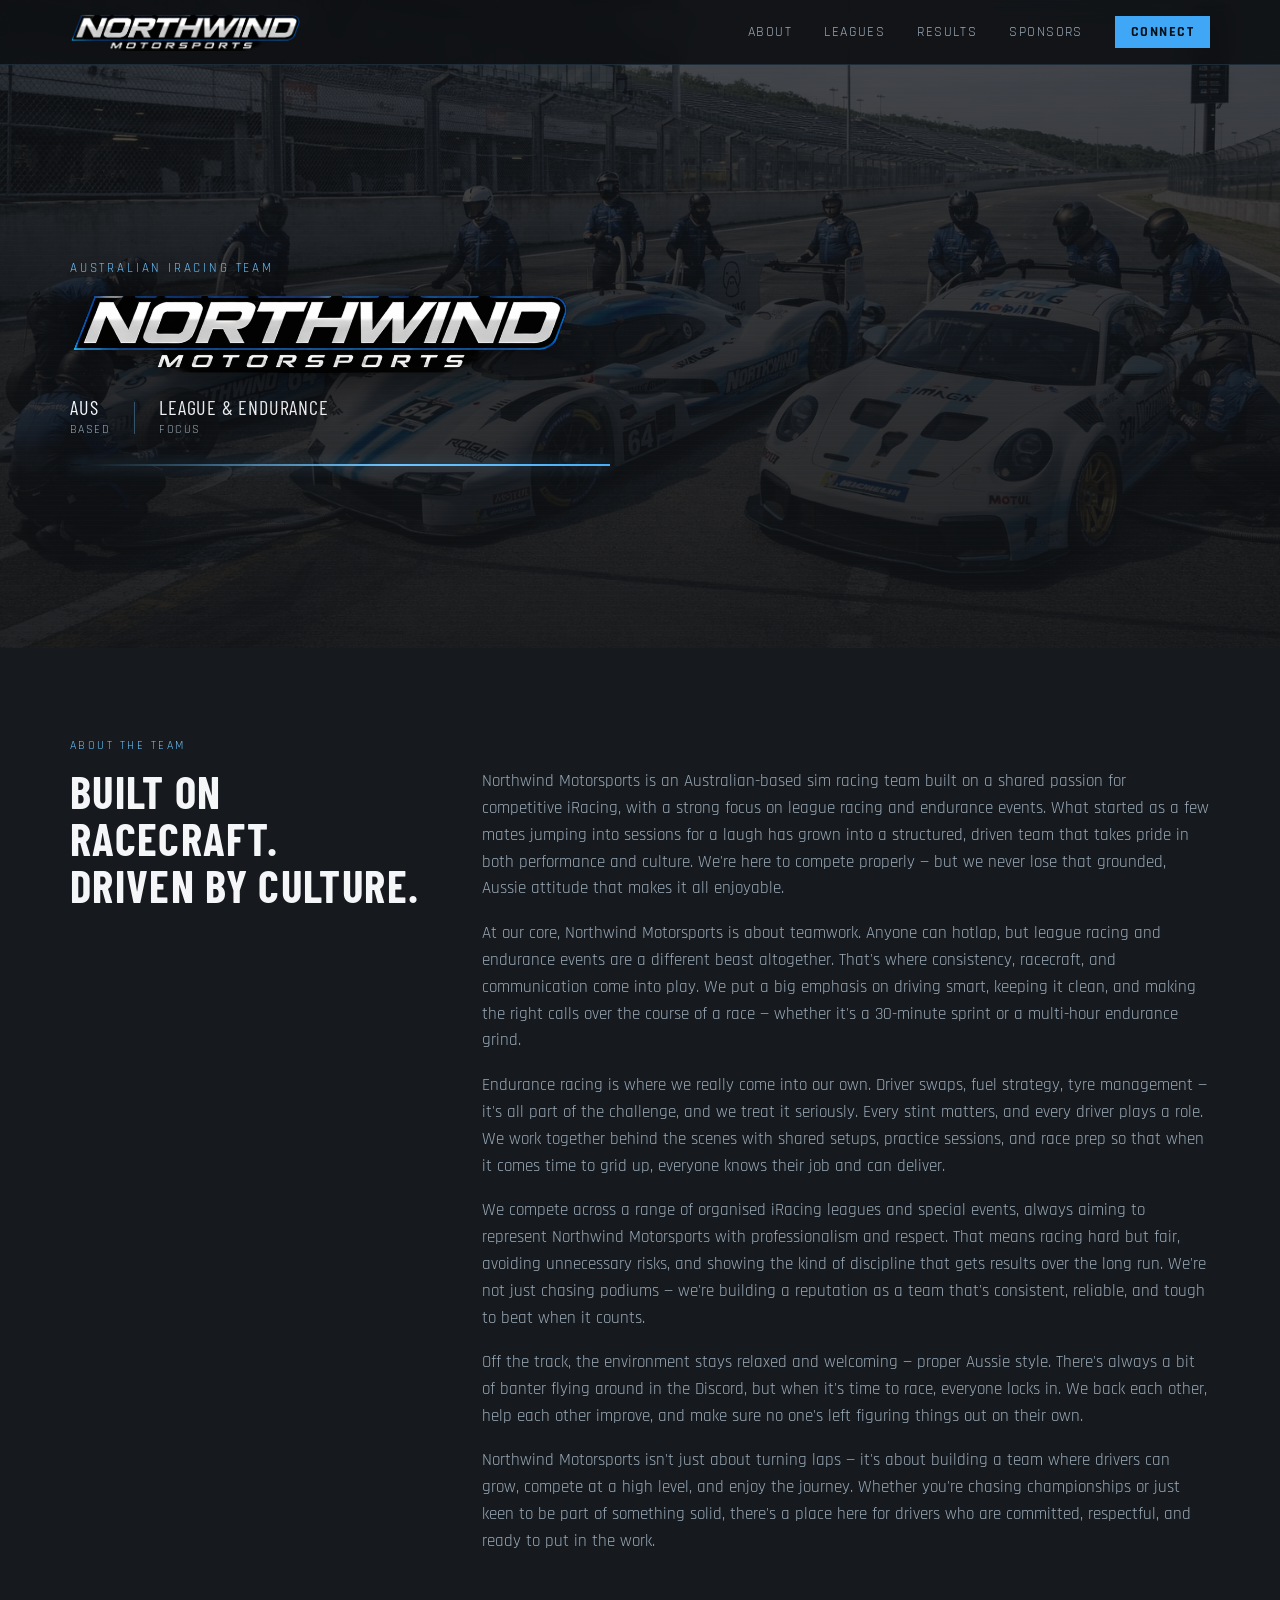
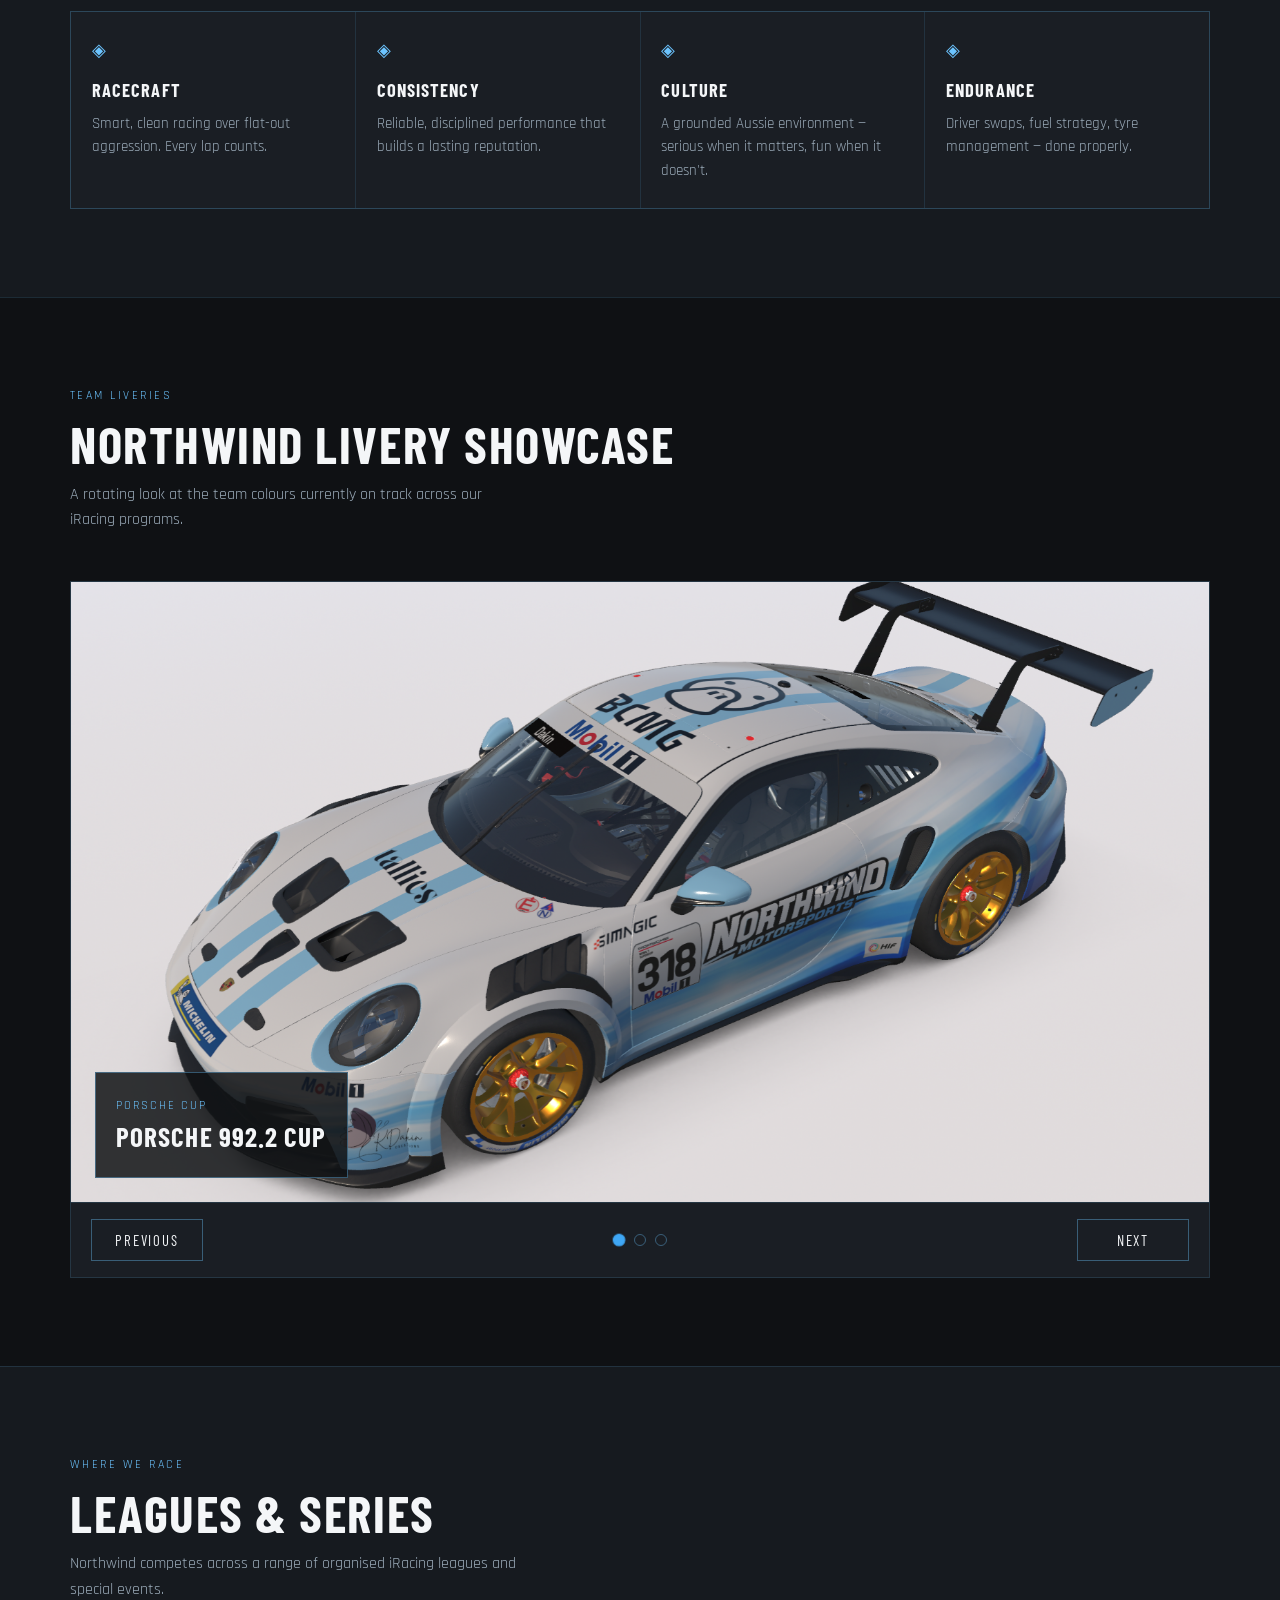
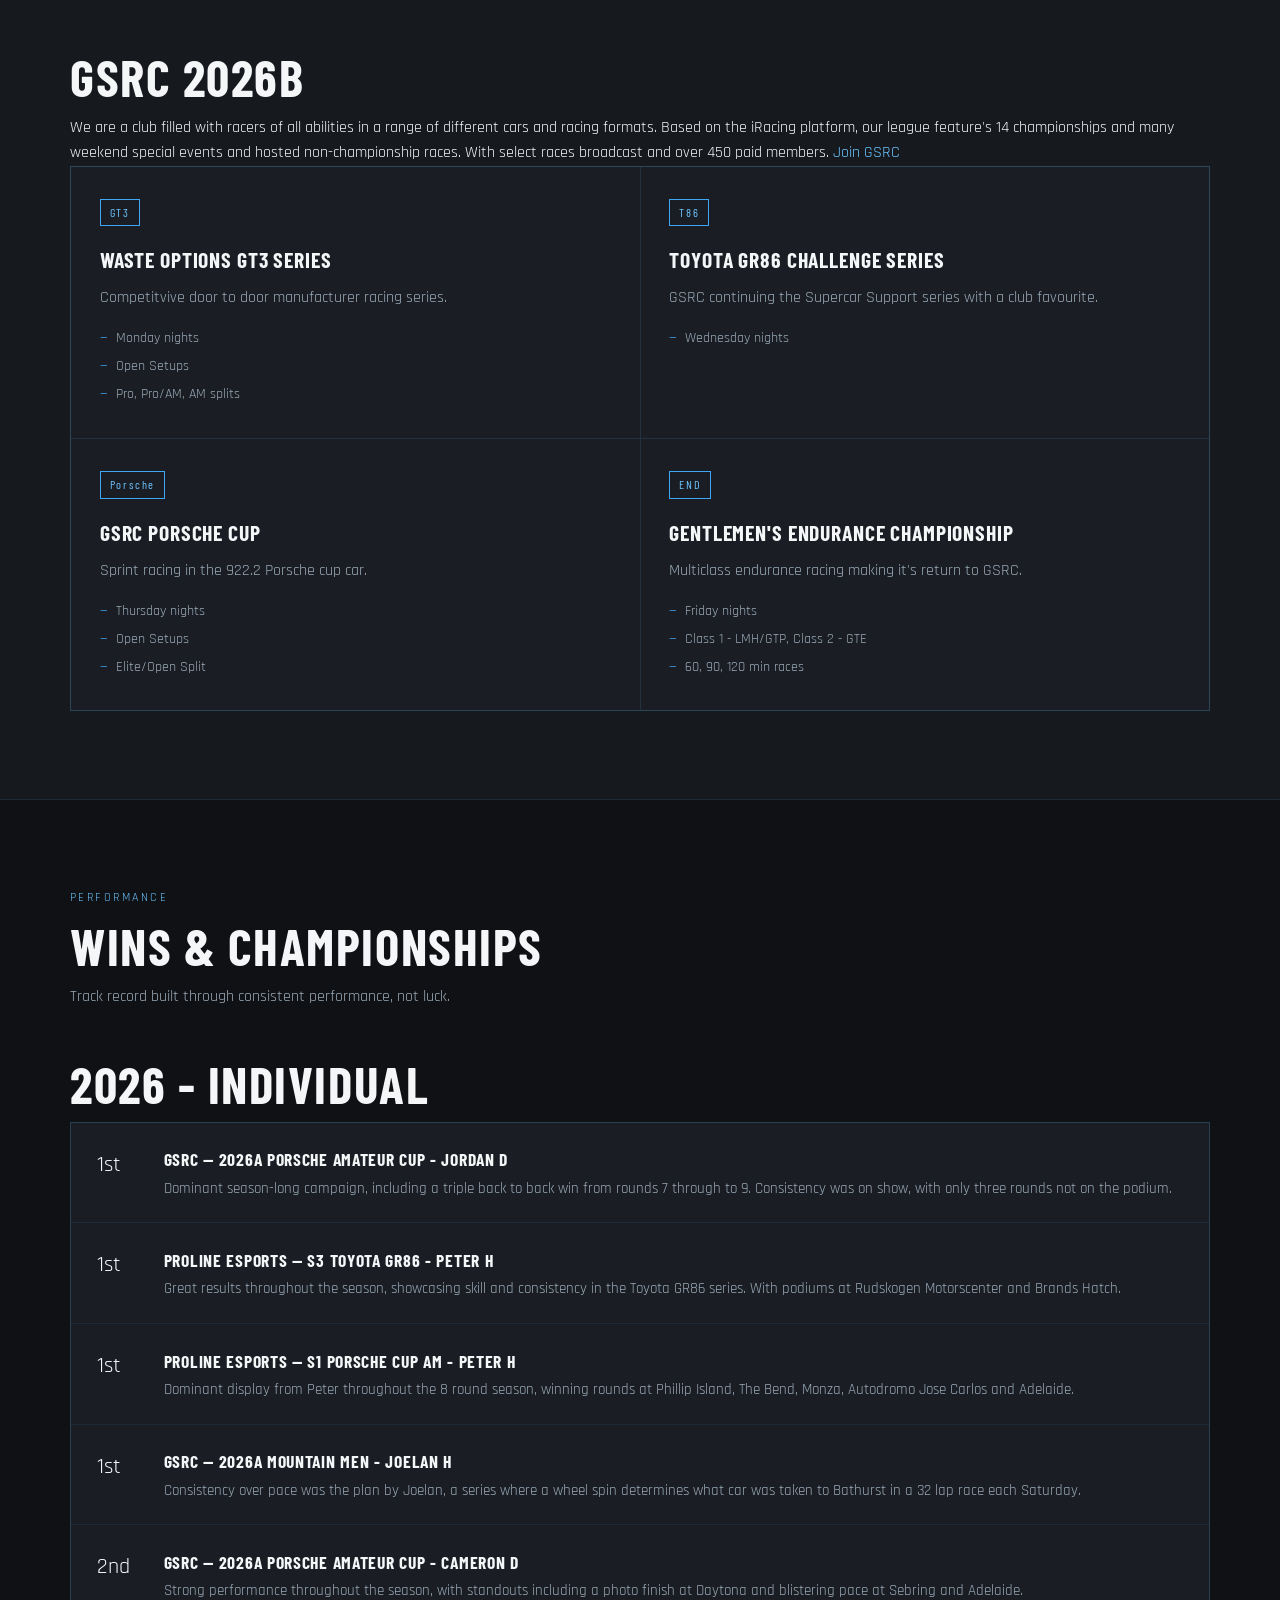
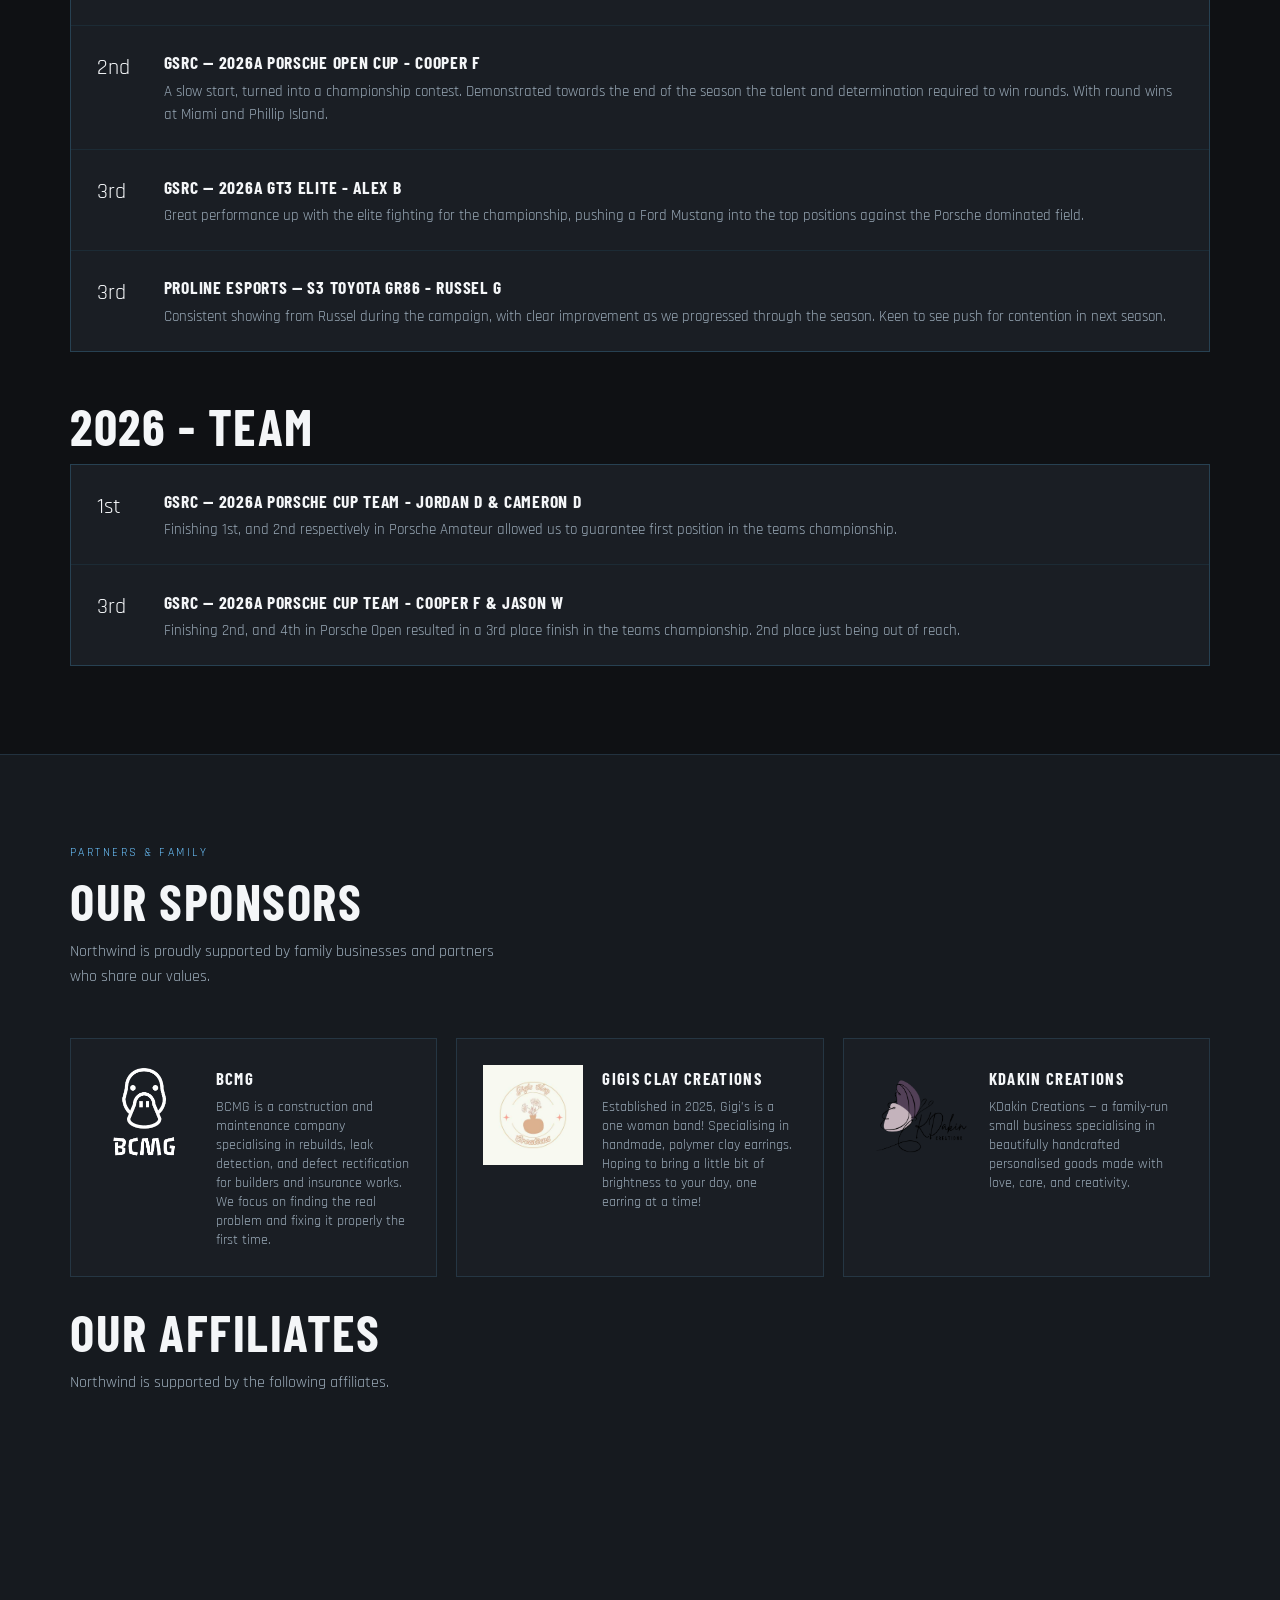
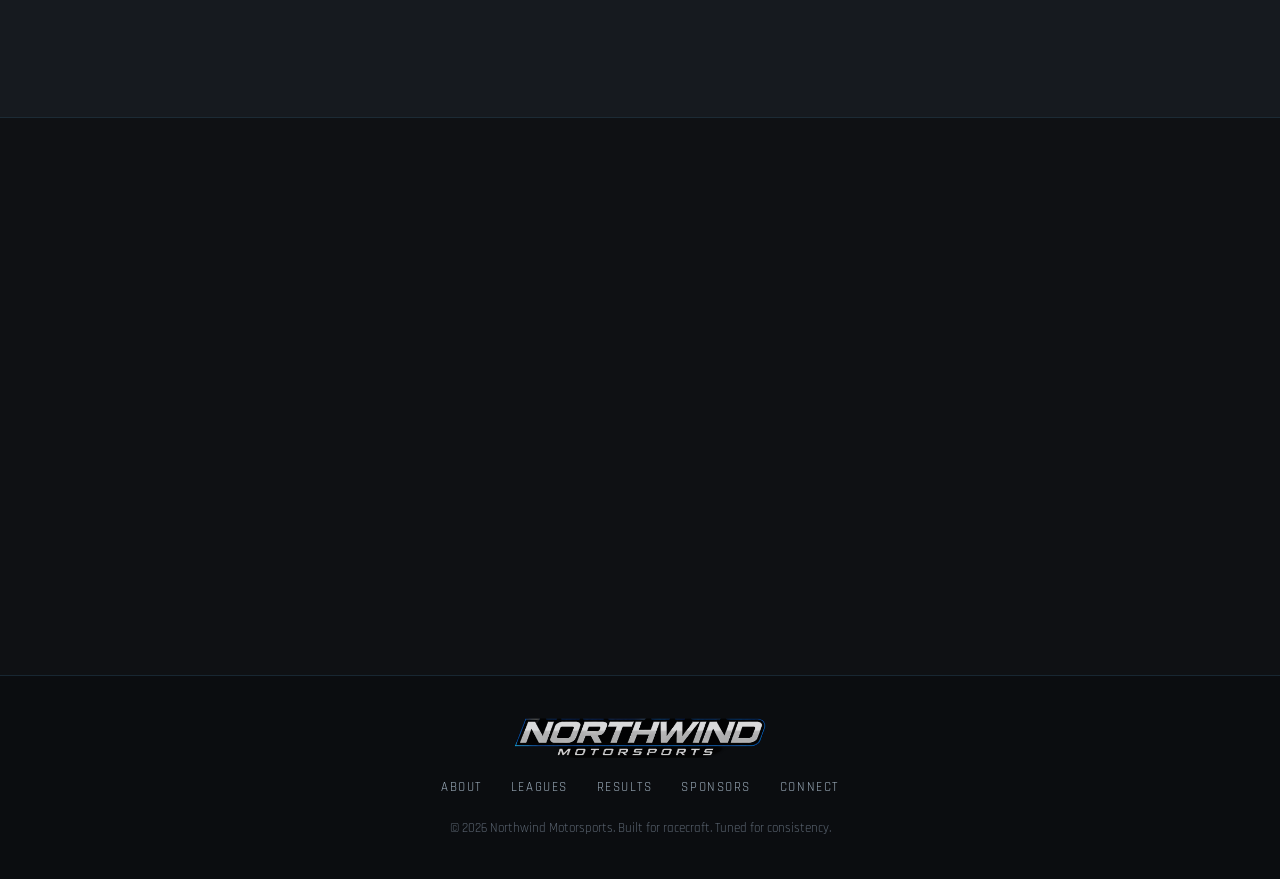
<file: index.html>
<!DOCTYPE html>
<html lang="en">
<head>
  <meta charset="UTF-8" />
  <meta name="viewport" content="width=device-width, initial-scale=1.0" />
  <title>Northwind Motorsports</title>
  <meta name="description" content="Northwind Motorsports — Australian iRacing team. League racing, endurance events, and a team built on racecraft." />
  <link rel="preconnect" href="https://fonts.googleapis.com" />
  <link rel="preconnect" href="https://fonts.gstatic.com" crossorigin />
  <link href="https://fonts.googleapis.com/css2?family=Rajdhani:wght@400;500;600;700&family=Barlow+Condensed:wght@500;700&display=swap" rel="stylesheet" />
  <link rel="stylesheet" href="styles.css" />
</head>
<body>

  <!-- ─── NAV ───────────────────────────────────────────── -->
  <nav class="nav" id="nav">
    <div class="nav-inner container">
      <a href="#top" class="nav-logo">
        <img src="images/northwind_no_background.png" alt="Northwind Motorsports" />
      </a>
      <button class="nav-toggle" id="navToggle" aria-label="Open menu" aria-expanded="false">
        <span></span><span></span><span></span>
      </button>
      <ul class="nav-links" id="navLinks">
        <li><a href="#about">About</a></li>
        <li><a href="#leagues">Leagues</a></li>
        <li><a href="#results">Results</a></li>
        <li><a href="#sponsors">Sponsors</a></li>
        <li><a href="#socials" class="nav-cta">Connect</a></li>
      </ul>
    </div>
  </nav>

  <!-- ─── HERO ──────────────────────────────────────────── -->
  <header class="hero" id="top">
    <div class="hero-bg" aria-hidden="true"></div>
    <div class="hero-overlay" aria-hidden="true"></div>
    <div class="hero-scanline" aria-hidden="true"></div>
    <div class="container hero-content">
      <div class="hero-text reveal">
        <span class="eyebrow">Australian iRacing Team</span>
        <img class="hero-logo" src="images/northwind_no_background.png" alt="Northwind Motorsports" />
      </div>
      <div class="hero-stats reveal reveal-delay">
        <div class="hstat">
          <span class="hstat-value">AUS</span>
          <span class="hstat-label">Based</span>
        </div>
        <div class="hstat-div" aria-hidden="true"></div>
        <div class="hstat">
          <span class="hstat-value">League &amp; Endurance</span>
          <span class="hstat-label">Focus</span>
        </div>
      </div>
      <div class="hero-accent" aria-hidden="true"></div>
    </div>
  </header>

  <main>

    <!-- ─── ABOUT ─────────────────────────────────────────── -->
    <section class="section about" id="about">
      <div class="container">
        <div class="section-label reveal">About the Team</div>
        <div class="about-grid">
          <div class="about-lead reveal">
            <h2>Built on racecraft.<br />Driven by culture.</h2>
          </div>
          <div class="about-body">
            <p class="reveal">
              Northwind Motorsports is an Australian-based sim racing team built on a shared passion for competitive iRacing, with a strong focus on league racing and endurance events. What started as a few mates jumping into sessions for a laugh has grown into a structured, driven team that takes pride in both performance and culture. We're here to compete properly — but we never lose that grounded, Aussie attitude that makes it all enjoyable.
            </p>
            <p class="reveal">
              At our core, Northwind Motorsports is about teamwork. Anyone can hotlap, but league racing and endurance events are a different beast altogether. That's where consistency, racecraft, and communication come into play. We put a big emphasis on driving smart, keeping it clean, and making the right calls over the course of a race — whether it's a 30-minute sprint or a multi-hour endurance grind.
            </p>
            <p class="reveal">
              Endurance racing is where we really come into our own. Driver swaps, fuel strategy, tyre management — it's all part of the challenge, and we treat it seriously. Every stint matters, and every driver plays a role. We work together behind the scenes with shared setups, practice sessions, and race prep so that when it comes time to grid up, everyone knows their job and can deliver.
            </p>
            <p class="reveal">
              We compete across a range of organised iRacing leagues and special events, always aiming to represent Northwind Motorsports with professionalism and respect. That means racing hard but fair, avoiding unnecessary risks, and showing the kind of discipline that gets results over the long run. We're not just chasing podiums — we're building a reputation as a team that's consistent, reliable, and tough to beat when it counts.
            </p>
            <p class="reveal">
              Off the track, the environment stays relaxed and welcoming — proper Aussie style. There's always a bit of banter flying around in the Discord, but when it's time to race, everyone locks in. We back each other, help each other improve, and make sure no one's left figuring things out on their own.
            </p>
            <p class="reveal">
              Northwind Motorsports isn't just about turning laps — it's about building a team where drivers can grow, compete at a high level, and enjoy the journey. Whether you're chasing championships or just keen to be part of something solid, there's a place here for drivers who are committed, respectful, and ready to put in the work.
            </p>
          </div>
        </div>
        <div class="pillars reveal">
          <div class="pillar">
            <span class="pillar-icon">◈</span>
            <h3>Racecraft</h3>
            <p>Smart, clean racing over flat-out aggression. Every lap counts.</p>
          </div>
          <div class="pillar">
            <span class="pillar-icon">◈</span>
            <h3>Consistency</h3>
            <p>Reliable, disciplined performance that builds a lasting reputation.</p>
          </div>
          <div class="pillar">
            <span class="pillar-icon">◈</span>
            <h3>Culture</h3>
            <p>A grounded Aussie environment — serious when it matters, fun when it doesn't.</p>
          </div>
          <div class="pillar">
            <span class="pillar-icon">◈</span>
            <h3>Endurance</h3>
            <p>Driver swaps, fuel strategy, tyre management — done properly.</p>
          </div>
        </div>
      </div>
    </section>

    <!-- ─── LIVERIES ───────────────────────────────────────── -->
    <section class="section livery-showcase" id="liveries">
      <div class="container">
        <div class="section-label reveal">Team Liveries</div>
        <h2 class="section-title reveal">Northwind Livery Showcase</h2>
        <p class="section-sub reveal">A rotating look at the team colours currently on track across our iRacing programs.</p>

        <div class="livery-slider reveal" data-livery-slider>
          <div class="livery-slider-media">
            <article class="livery-slide is-active" data-slide>
              <img src="images/liveries/porsche-922-livery.png" alt="Northwind Porsche 992.2 Cup livery" />
              <div class="livery-slide-meta">
                <span class="livery-tag">Porsche Cup</span>
                <h3>Porsche 992.2 Cup</h3>
              </div>
            </article>
            <article class="livery-slide" data-slide>
              <img src="images/liveries/porsche-livery-2.png" alt="Alternate Northwind Porsche livery" />
              <div class="livery-slide-meta">
                <span class="livery-tag">GTP</span>
                <h3>Porsche 963 GTP</h3>
              </div>
            </article>
            <article class="livery-slide" data-slide>
              <img src="images/liveries/formula-vee.png" alt="Northwind Skip Formula Vee livery" />
              <div class="livery-slide-meta">
                <span class="livery-tag">Formula</span>
                <h3>Formula Vee</h3>
              </div>
            </article>
          </div>

          <div class="livery-slider-controls">
            <button class="livery-control" type="button" data-slide-prev aria-label="Previous livery">Previous</button>
            <div class="livery-dots" aria-label="Livery slides">
              <button class="livery-dot is-active" type="button" data-slide-dot="0" aria-label="Show first livery"></button>
              <button class="livery-dot" type="button" data-slide-dot="1" aria-label="Show second livery"></button>
              <button class="livery-dot" type="button" data-slide-dot="2" aria-label="Show third livery"></button>
            </div>
            <button class="livery-control" type="button" data-slide-next aria-label="Next livery">Next</button>
          </div>
        </div>
      </div>
    </section>

    <!-- ─── LEAGUES ────────────────────────────────────────── -->
    <section class="section leagues" id="leagues">
      <div class="container">
        <div class="section-label reveal">Where We Race</div>
        <h2 class="section-title reveal">Leagues &amp; Series</h2>
        <p class="section-sub reveal">Northwind competes across a range of organised iRacing leagues and special events.</p>
        <h3 class="section-title reveal">GSRC 2026B</h3>
        <p class="reveal">We are a club filled with racers of all abilities in a range of different cars and racing formats. Based on the iRacing platform, our league feature's 14 championships and many weekend special events and hosted non-championship races.
With select races broadcast and over 450 paid members. <span><a href="https://race.tgsrci.com/" style="color: #6cc4ff;"> Join GSRC</a></span></p>

        <div class="leagues-grid">

          <article class="league-card reveal">
            <div class="league-badge">GT3</div>
            <h3>Waste Options GT3 Series</h3>
            <p>Competitvive door to door manufacturer racing series.</p>
            <ul>
              <li>Monday nights</li>
              <li>Open Setups</li>
              <li>Pro, Pro/AM, AM splits</li>
            </ul>
          </article>
          <article class="league-card reveal">
            <div class="league-badge">T86</div>
            <h3>Toyota GR86 Challenge Series</h3>
            <p>GSRC continuing the Supercar Support series with a club favourite.</p>
            <ul>
              <li>Wednesday nights</li>
            </ul>
          </article>
          <article class="league-card reveal">
            <div class="league-badge">Porsche</div>
            <h3>GSRC Porsche Cup</h3>
            <p>Sprint racing in the 922.2 Porsche cup car.</p>
            <ul>
              <li>Thursday nights</li>
              <li>Open Setups</li>
              <li>Elite/Open Split</li>
            </ul>
          </article>
          <article class="league-card reveal">
            <div class="league-badge">END</div>
            <h3>Gentlemen's Endurance Championship</h3>
            <p>Multiclass endurance racing making it's return to GSRC.</p>
            <ul>
              <li>Friday nights</li>
              <li>Class 1 - LMH/GTP, Class 2 - GTE</li>
              <li>60, 90, 120 min races</li>
            </ul>
          </article>
        </div>
      </div>
    </section>

    <!-- ─── RESULTS ────────────────────────────────────────── -->
    <section class="section results" id="results">
      <div class="container">
        <div class="section-label reveal">Performance</div>
        <h2 class="section-title reveal">Wins &amp; Championships</h2>
        <p class="section-sub reveal">Track record built through consistent performance, not luck.</p>
        <h3 class="section-title reveal">2026 - Individual</h3>
        <div class="accolades">
          <article class="accolade reveal">
            <span class="accolade-icon">1st</span>
            <div>
              <h4>GSRC — 2026A Porsche Amateur Cup - Jordan D </h4>
              <p>Dominant season-long campaign, including a triple back to back win from rounds 7 through to 9. Consistency was on show, with only three rounds not on the podium. </p>
            </div>
          </article>
          <article class="accolade reveal">
            <span class="accolade-icon">1st</span>
            <div>
              <h4>ProLine Esports — S3 Toyota GR86 - Peter H</h4>
              <p>Great results throughout the season, showcasing skill and consistency in the Toyota GR86 series. With podiums at Rudskogen Motorscenter and Brands Hatch.</p>
            </div>
          </article>
          <article class="accolade reveal">
            <span class="accolade-icon">1st</span>
            <div>
              <h4>ProLine Esports — S1 Porsche Cup AM - Peter H</h4>
              <p>Dominant display from Peter throughout the 8 round season, winning rounds at Phillip Island, The Bend, Monza, Autodromo Jose Carlos and Adelaide.</p>
            </div>
          </article>
          <article class="accolade reveal">
            <span class="accolade-icon">1st</span>
            <div>
              <h4>GSRC — 2026A Mountain Men - Joelan H</h4>
              <p>Consistency over pace was the plan by Joelan, a series where a wheel spin determines what car was taken to Bathurst in a 32 lap race each Saturday.</p>
            </div>
          </article>
          <article class="accolade reveal">
            <span class="accolade-icon">2nd</span>
            <div>
              <h4>GSRC — 2026A Porsche Amateur Cup - Cameron D</h4>
              <p>Strong performance throughout the season, with standouts including a photo finish at Daytona and blistering pace at Sebring and Adelaide.</p>
            </div>
          </article>
          <article class="accolade reveal">
            <span class="accolade-icon">2nd</span>
            <div>
              <h4>GSRC — 2026A Porsche Open Cup - Cooper F</h4>
              <p> A slow start, turned into a championship contest. Demonstrated towards the end of the season the talent and determination required to win rounds. With round wins at Miami and Phillip Island. </p>
            </div>
          </article>
          <article class="accolade reveal">
            <span class="accolade-icon">3rd</span>
            <div>
              <h4>GSRC — 2026A GT3 Elite - Alex B</h4>
              <p>Great performance up with the elite fighting for the championship, pushing a Ford Mustang into the top positions against the Porsche dominated field.</p>
            </div>
          </article>
          <article class="accolade reveal">
            <span class="accolade-icon">3rd</span>
            <div>
              <h4>ProLine Esports — S3 Toyota GR86 - Russel G</h4>
              <p>Consistent showing from Russel during the campaign, with clear improvement as we progressed through the season. Keen to see push for contention in next season.</p>
            </div>
          </article>
        </div>
        <h3 class="section-title reveal" style="margin-top:48px">2026 - Team</h3>
        <div class="accolades">
          <article class="accolade reveal">
            <span class="accolade-icon">1st</span>
            <div>
              <h4>GSRC — 2026A Porsche Cup Team - Jordan D & Cameron D</h4>
              <p>Finishing 1st, and 2nd respectively in Porsche Amateur allowed us to guarantee first position in the teams championship.</p>
            </div>
          </article>
          </article>
            <article class="accolade reveal">
            <span class="accolade-icon">3rd</span>
            <div>
              <h4>GSRC — 2026A Porsche Cup Team - Cooper F & Jason W</h4>
              <p>Finishing 2nd, and 4th in Porsche Open resulted in a 3rd place finish in the teams championship. 2nd place just being out of reach.</p>
            </div>
          </article>
        </div>
      </div>
    </section>

    <!-- ─── SPONSORS ───────────────────────────────────────── -->
    <section class="section sponsors" id="sponsors">
      <div class="container">
        <div class="section-label reveal">Partners &amp; Family</div>
        <h2 class="section-title reveal">Our Sponsors</h2>
        <p class="section-sub reveal">Northwind is proudly supported by family businesses and partners who share our values.</p>
        <div class="sponsors-grid">
          <div class="sponsor-card reveal">
            <img src="images/logo1.png" alt="Sponsor logo" class="sponsor-logo" />
            <div class="sponsor-text">
              <h3>BCMG</h3>
              <p>BCMG is a construction and maintenance company specialising in rebuilds, leak detection, and defect rectification for builders and insurance works. We focus on finding the real problem and fixing it properly the first time.</p>
            </div>
          </div>
          <div class="sponsor-card reveal" style="cursor: pointer;" onclick="window.open('https://www.gigisclaycreations.au/', '_blank')">
            <img src="images/logo2.jpg" alt="Sponsor logo" class="sponsor-logo" />
            <div class="sponsor-text" >
              <h3>Gigis Clay Creations </h3>
              <p>Established in 2025, Gigi’s is a one woman band! Specialising in handmade, polymer clay earrings. Hoping to bring a little bit of brightness to your day, one earring at a time!</p>
            </div>
          </div>
          <div class="sponsor-card reveal" style="cursor: pointer;" onclick="window.open('https://kdakincreations.com/', '_blank')">
            <img src="images/logo3.png" alt="Sponsor logo" class="sponsor-logo" />
            <div class="sponsor-text">
              <h3>KDakin Creations</h3>
              <p>KDakin Creations — a family-run small business specialising in beautifully handcrafted personalised goods made with love, care, and creativity.</p>
            </div>
          </div>
        </div>


        <h2 class="section-title reveal">Our Affiliates</h2>
        <p class="section-sub reveal">Northwind is supported by the following affiliates.</p>
        <div class="sponsors-grid">

          <div class="sponsor-card reveal">
                      
            <img src="images/rogue-energy.png" alt="Sponsor logo" class="sponsor-logo" />
            <div class="sponsor-text">
              <h3>Rogue Energy</h3>
              <p><a href="https://rogueenergy.com/BrooklynBRacing">Click here for 10% off</a>
            </div>
          </div>

          <div class="sponsor-card reveal">
            <img src="images/track-racer.png" alt="Sponsor logo" class="sponsor-logo" />
            <div class="sponsor-text">
              <h3>Trak Racer</h3>
              <p><a href="https://trakracer.com.au/?ref=BrooklynAUS">Click here</a></p>
              </div>
          </div>
        </div>
        <p class="sponsor-note reveal">Interested in partnering with Northwind Motorsports? <a href="#socials">Get in touch.</a></p>
      </div>
    </section>

    <!-- ─── SOCIALS / CONNECT ──────────────────────────────── -->
    <section class="section socials-section" id="socials">
      <div class="container">
        <div class="section-label reveal">Community</div>
        <h2 class="section-title reveal">Connect With The Team</h2>
        <p class="section-sub reveal">Follow our journey, watch the action, and join the conversation.</p>
        <div class="socials-grid">
          <a href="https://www.instagram.com/northwindmotorsports" target="_blank" rel="noreferrer" class="social-card reveal">
            <div class="social-icon">
              <svg viewBox="0 0 24 24" fill="none" stroke="currentColor" stroke-width="1.6" stroke-linecap="round" stroke-linejoin="round" aria-hidden="true"><rect x="2" y="2" width="20" height="20" rx="5" ry="5"/><path d="M16 11.37A4 4 0 1 1 12.63 8 4 4 0 0 1 16 11.37z"/><line x1="17.5" y1="6.5" x2="17.51" y2="6.5"/></svg>
            </div>
            <h3>Instagram</h3>
            <p>@northwindmotorsports</p>
          </a>
          <a href="https://www.facebook.com/people/Northwind-Motorsports/61586087781871/" target="_blank" rel="noreferrer" class="social-card reveal">
            <div class="social-icon">
              <svg viewBox="0 0 24 24" fill="none" stroke="currentColor" stroke-width="1.6" stroke-linecap="round" stroke-linejoin="round" aria-hidden="true"><path d="M18 2h-3a5 5 0 0 0-5 5v3H7v4h3v8h4v-8h3l1-4h-4V7a1 1 0 0 1 1-1h3z"/></svg>
            </div>
            <h3>Facebook</h3>
            <p>Northwind Motorsports</p>
          </a>
          <a href="https://discord.gg/qR3W6rkG" target="_blank" rel="noreferrer" class="social-card reveal">
            <div class="social-icon">
              <svg viewBox="0 0 24 24" fill="none" stroke="currentColor" stroke-width="1.6" stroke-linecap="round" stroke-linejoin="round" aria-hidden="true"><path d="M21 2H7a2 2 0 0 0-2 2v14l4-4h12a2 2 0 0 0 2-2V4a2 2 0 0 0-2-2z"/><line x1="10" y1="10" x2="10.01" y2="10"/><line x1="14" y1="10" x2="14.01" y2="10"/></svg>
            </div>
            <h3>Discord</h3>
            <p>Northwind Motorsports Discord</p>
          </a>
        </div>
      </div>
    </section>

  </main>

  <!-- ─── FOOTER ────────────────────────────────────────── -->
  <footer class="footer">
    <div class="container footer-inner">
      <div class="footer-logo">
        <img src="images/northwind_no_background.png" alt="Northwind Motorsports" />
      </div>
      <div class="footer-links">
        <a href="#about">About</a>
        <a href="#leagues">Leagues</a>
        <a href="#results">Results</a>
        <a href="#sponsors">Sponsors</a>
        <a href="#socials">Connect</a>
      </div>
      <p class="footer-copy">&copy; 2026 Northwind Motorsports. Built for racecraft. Tuned for consistency.</p>
    </div>
  </footer>

  <script src="script.js"></script>
</body>
</html>
</file>
<file: styles.css>
/* ─────────────────────────────────────────────────────────
   NORTHWIND MOTORSPORTS — styles.css
   ───────────────────────────────────────────────────────── */

:root {
  --bg:         #0f1114;
  --bg-alt:     #161a1f;
  --bg-card:    #1a1e24;
  --border:     rgba(108, 196, 255, 0.14);
  --border-hi:  rgba(108, 196, 255, 0.38);
  --text:       #f4f6f8;
  --text-soft:  #9aaab8;
  --blue:       #3fa7f5;
  --blue-light: #6cc4ff;
  --blue-deep:  #1f6fb2;
  --accent:     #6cc4ff;
  --line:       rgba(108, 196, 255, 0.35);
}

/* ── Reset ─────────────────────────────────────────────── */
*, *::before, *::after { box-sizing: border-box; margin: 0; padding: 0; }
html { scroll-behavior: smooth; font-size: 16px; }

body {
  background: var(--bg);
  color: var(--text);
  font-family: "Rajdhani", "Segoe UI", sans-serif;
  line-height: 1.6;
  overflow-x: hidden;
}

img { display: block; max-width: 100%; }
a { color: inherit; text-decoration: none; }
ul { list-style: none; }

/* ── Helpers ────────────────────────────────────────────── */
.container {
  width: min(1140px, calc(100% - 2.5rem));
  margin-inline: auto;
}

.section {
  padding: 5.5rem 0;
}

.section:nth-child(odd) {
  background: var(--bg-alt);
}

.section-label {
  font-size: 0.78rem;
  letter-spacing: 0.2em;
  text-transform: uppercase;
  color: var(--blue-light);
  margin-bottom: 0.75rem;
}

.section-title {
  font-family: "Barlow Condensed", sans-serif;
  font-size: clamp(2rem, 4vw, 3.2rem);
  text-transform: uppercase;
  letter-spacing: 0.03em;
  line-height: 1;
  margin-bottom: 0.8rem;
}

.section-sub {
  color: var(--text-soft);
  max-width: 56ch;
  margin-bottom: 3rem;
}

/* Divider line between sections */
.section + .section {
  border-top: 1px solid var(--border);
}

/* ── Reveal animation ───────────────────────────────────── */
.reveal {
  opacity: 0;
  transform: translateY(24px);
  transition: opacity 0.65s ease, transform 0.65s ease;
}
.reveal.show { opacity: 1; transform: none; }
.reveal-delay { transition-delay: 0.18s; }

/* ── NAV ────────────────────────────────────────────────── */
.nav {
  position: fixed;
  top: 0; left: 0; right: 0;
  z-index: 100;
  background: rgba(15, 17, 20, 0.92);
  backdrop-filter: blur(10px);
  -webkit-backdrop-filter: blur(10px);
  border-bottom: 1px solid var(--border);
  transition: background 0.3s ease;
}

.nav-inner {
  display: flex;
  align-items: center;
  justify-content: space-between;
  height: 64px;
}

.nav-logo img {
  height: 38px;
  width: auto;
}

.nav-links {
  display: flex;
  align-items: center;
  gap: 2rem;
}

.nav-links a {
  font-size: 0.9rem;
  letter-spacing: 0.1em;
  text-transform: uppercase;
  color: var(--text-soft);
  transition: color 0.2s;
}

.nav-links a:hover { color: var(--text); }

.nav-cta {
  background: var(--blue) !important;
  color: #061018 !important;
  padding: 0.45rem 1rem;
  font-weight: 700 !important;
  transition: background 0.2s ease !important;
}
.nav-cta:hover { background: var(--blue-deep) !important; color: var(--text) !important; }

.nav-toggle {
  display: none;
  flex-direction: column;
  gap: 5px;
  background: none;
  border: none;
  cursor: pointer;
  padding: 4px;
}
.nav-toggle span {
  display: block;
  width: 24px;
  height: 2px;
  background: var(--text);
  border-radius: 2px;
  transition: transform 0.25s, opacity 0.25s;
}

/* ── HERO ───────────────────────────────────────────────── */
.hero {
  position: relative;
  min-height: 72vh;
  display: grid;
  place-items: center;
  padding-top: 64px;
  overflow: hidden;
}

.hero-bg,
.hero-overlay,
.hero-scanline {
  position: absolute;
  inset: 0;
}

.hero-bg {
  background:
    url("images/ready-for-new-season.png") center/cover;
  transform: scale(1.01);
}

.hero-overlay {
  background: linear-gradient(180deg, rgba(15, 17, 20, 0.72), rgba(15, 17, 20, 0.9));
}

.hero-scanline {
  opacity: 0.15;
  background: repeating-linear-gradient(
    to bottom,
    rgba(255,255,255,0.05) 0px, rgba(255,255,255,0.05) 1px,
    transparent 1px, transparent 5px
  );
  animation: scan 14s linear infinite;
}

.hero-content {
  position: relative;
  z-index: 1;
  padding: 2rem 0 1.5rem;
  display: flex;
  flex-direction: column;
  gap: 1.5rem;
}

.eyebrow {
  display: inline-block;
  font-size: 0.8rem;
  letter-spacing: 0.22em;
  text-transform: uppercase;
  color: var(--blue-light);
  margin-bottom: 0.8rem;
}

.hero-logo {
  width: min(500px, 88%);
  height: auto;
  filter: drop-shadow(0 6px 20px rgba(0,0,0,0.6));
}

.hero-sub {
  font-size: clamp(1rem, 2vw, 1.25rem);
  color: var(--text-soft);
  letter-spacing: 0.06em;
  text-transform: uppercase;
}

.hero-stats {
  display: flex;
  align-items: center;
  gap: 1.5rem;
  flex-wrap: wrap;
}

.hstat { display: flex; flex-direction: column; }
.hstat-value {
  font-family: "Barlow Condensed", sans-serif;
  font-size: 1.25rem;
  line-height: 1;
  color: var(--text);
  text-transform: uppercase;
  letter-spacing: 0.04em;
}
.hstat-label {
  font-size: 0.75rem;
  letter-spacing: 0.12em;
  text-transform: uppercase;
  color: var(--text-soft);
  margin-top: 0.2rem;
}
.hstat-div {
  width: 1px;
  height: 2rem;
  background: var(--line);
}

.hero-accent {
  width: min(540px, 100%);
  height: 2px;
  background: linear-gradient(90deg, transparent, var(--blue-light) 30%, var(--blue) 55%, var(--blue-light) 75%, transparent);
  background-size: 200% 100%;
  animation: flow 4s ease-in-out infinite;
  box-shadow: 0 0 14px rgba(108, 196, 255, 0.55);
}

/* ── ABOUT ──────────────────────────────────────────────── */
.about-grid {
  display: grid;
  grid-template-columns: 1fr 2fr;
  gap: 3rem;
  margin-bottom: 3.5rem;
}

.about-lead h2 {
  font-family: "Barlow Condensed", sans-serif;
  font-size: clamp(2rem, 3.5vw, 3rem);
  text-transform: uppercase;
  letter-spacing: 0.03em;
  line-height: 1.05;
  position: sticky;
  top: 84px;
}

.about-body {
  display: flex;
  flex-direction: column;
  gap: 1.1rem;
}

.about-body p {
  color: var(--text-soft);
  font-size: 1.05rem;
}

.pillars {
  display: grid;
  grid-template-columns: repeat(4, 1fr);
  gap: 1px;
  border: 1px solid var(--border);
  background: var(--border);
  margin-top: 1rem;
}

.pillar {
  background: var(--bg-card);
  padding: 1.6rem 1.3rem;
}

.pillar-icon {
  display: block;
  font-size: 1.1rem;
  color: var(--blue-light);
  margin-bottom: 0.65rem;
}

.pillar h3 {
  font-family: "Barlow Condensed", sans-serif;
  font-size: 1.15rem;
  text-transform: uppercase;
  letter-spacing: 0.06em;
  margin-bottom: 0.4rem;
}

.pillar p {
  font-size: 0.92rem;
  color: var(--text-soft);
}

/* ── LIVERIES ───────────────────────────────────────────── */
.livery-slider {
  border: 1px solid var(--border);
  background: var(--bg-card);
}

.livery-slider-media {
  position: relative;
  min-height: 620px;
}

.livery-slide {
  display: none;
  position: relative;
}

.livery-slide.is-active {
  display: block;
}

.livery-slide img {
  width: 100%;
  height: 620px;
  object-fit: cover;
}

.livery-slide-meta {
  position: absolute;
  left: 1.5rem;
  bottom: 1.5rem;
  max-width: min(460px, calc(100% - 3rem));
  background: rgba(15, 17, 20, 0.84);
  border: 1px solid var(--border-hi);
  padding: 1.2rem 1.25rem;
}

.livery-tag {
  display: inline-block;
  margin-bottom: 0.45rem;
  font-size: 0.78rem;
  letter-spacing: 0.16em;
  text-transform: uppercase;
  color: var(--blue-light);
}

.livery-slide-meta h3 {
  font-family: "Barlow Condensed", sans-serif;
  font-size: 1.7rem;
  text-transform: uppercase;
  letter-spacing: 0.04em;
  line-height: 1;
  margin-bottom: 0.45rem;
}

.livery-slide-meta p {
  color: var(--text-soft);
  font-size: 0.95rem;
}

.livery-slider-controls {
  display: flex;
  align-items: center;
  justify-content: space-between;
  gap: 1rem;
  padding: 1rem 1.25rem;
  border-top: 1px solid var(--border);
}

.livery-control {
  min-width: 112px;
  padding: 0.7rem 1rem;
  background: transparent;
  border: 1px solid var(--border-hi);
  color: var(--text);
  font-family: "Barlow Condensed", sans-serif;
  font-size: 0.92rem;
  letter-spacing: 0.12em;
  text-transform: uppercase;
  cursor: pointer;
  transition: border-color 0.2s ease, color 0.2s ease, background 0.2s ease;
}

.livery-control:hover {
  border-color: var(--blue);
  background: rgba(63, 167, 245, 0.08);
  color: var(--blue-light);
}

.livery-dots {
  display: flex;
  align-items: center;
  justify-content: center;
  gap: 0.55rem;
}

.livery-dot {
  width: 12px;
  height: 12px;
  border-radius: 50%;
  border: 1px solid var(--border-hi);
  background: transparent;
  cursor: pointer;
  transition: transform 0.2s ease, background 0.2s ease, border-color 0.2s ease;
}

.livery-dot.is-active {
  background: var(--blue);
  border-color: var(--blue);
  transform: scale(1.05);
}

/* ── LEAGUES ────────────────────────────────────────────── */
.leagues-grid {
  display: grid;
  grid-template-columns: repeat(2, 1fr);
  gap: 1px;
  background: var(--border);
  border: 1px solid var(--border);
}

.league-card {
  background: var(--bg-card);
  padding: 2rem 1.8rem;
  transition: background 0.25s ease;
  position: relative;
}

.league-card:hover { background: #1e2329; }

.league-badge {
  display: inline-block;
  font-family: "Barlow Condensed", sans-serif;
  font-size: 0.75rem;
  letter-spacing: 0.15em;
  padding: 0.2rem 0.55rem;
  border: 1px solid var(--blue);
  color: var(--blue-light);
  margin-bottom: 1rem;
}

.league-card h3 {
  font-family: "Barlow Condensed", sans-serif;
  font-size: 1.35rem;
  text-transform: uppercase;
  letter-spacing: 0.04em;
  margin-bottom: 0.6rem;
}

.league-card > p {
  color: var(--text-soft);
  font-size: 0.97rem;
  margin-bottom: 1rem;
}

.league-card ul {
  display: flex;
  flex-direction: column;
  gap: 0.35rem;
}

.league-card li {
  font-size: 0.88rem;
  color: var(--text-soft);
  padding-left: 1rem;
  position: relative;
}

.league-card li::before {
  content: "—";
  position: absolute;
  left: 0;
  color: var(--blue);
}

/* ── RESULTS ────────────────────────────────────────────── */
.results-row {
  display: grid;
  grid-template-columns: repeat(4, 1fr);
  gap: 1px;
  background: var(--border);
  border: 1px solid var(--border);
  margin-bottom: 2.5rem;
}

.result-block {
  background: var(--bg-card);
  padding: 1.8rem 1.6rem;
  border-left: 3px solid var(--blue);
}

.result-value {
  display: block;
  font-family: "Barlow Condensed", sans-serif;
  font-size: clamp(2rem, 3.5vw, 3rem);
  line-height: 1;
  color: var(--text);
}

.result-label {
  display: block;
  font-size: 0.8rem;
  letter-spacing: 0.12em;
  text-transform: uppercase;
  color: var(--text-soft);
  margin-top: 0.35rem;
}

.accolades {
  display: flex;
  flex-direction: column;
  gap: 1px;
  border: 1px solid var(--border);
  background: var(--border);
}

.accolade {
  display: flex;
  align-items: flex-start;
  gap: 1.2rem;
  background: var(--bg-card);
  padding: 1.4rem 1.6rem;
}

.accolade-icon {
  font-size: 1.4rem;
  flex-shrink: 0;
  margin-top: 0.1rem;
  width: 48px;
}

.accolade h4 {
  font-family: "Barlow Condensed", sans-serif;
  font-size: 1.1rem;
  text-transform: uppercase;
  letter-spacing: 0.04em;
  margin-bottom: 0.2rem;
}

.accolade p {
  font-size: 0.92rem;
  color: var(--text-soft);
}

/* ── SPONSORS ───────────────────────────────────────────── */
.sponsors-grid {
  display: grid;
  grid-template-columns: repeat(3, 1fr);
  gap: 1.2rem;
  margin-bottom: 1.8rem;
}

.sponsors-grid2 {
  display: grid;
  grid-template-columns: repeat(2, 1fr);
  gap: 1.2rem;
  margin-bottom: 1.8rem;
}

.sponsor-card {
  display: flex;
  align-items: flex-start;
  gap: 1.2rem;
  background: var(--bg-card);
  border: 1px solid var(--border);
  padding: 1.6rem;
  text-align: left;
  transition: border-color 0.25s ease;
}

.sponsor-card:hover {
  border-color: var(--blue);
}

.sponsor-logo {
  width: 100px;
  height: auto;
  max-height: 100px;
  object-fit: contain;
  flex-shrink: 0;
}

.sponsor-text h3 {
  font-family: "Barlow Condensed", sans-serif;
  font-size: 1.05rem;
  text-transform: uppercase;
  letter-spacing: 0.08em;
  color: var(--text);
  margin: 0 0 0.4rem;
}

.sponsor-text p {
  font-size: 0.85rem;
  color: var(--text-soft);
  margin: 0;
  line-height: 1.4;
}

.sponsor-placeholder {
  font-family: "Barlow Condensed", sans-serif;
  font-size: 1.1rem;
  text-transform: uppercase;
  letter-spacing: 0.08em;
  color: var(--text-soft);
  margin-bottom: 0.6rem;
}

.sponsor-note {
  color: var(--text-soft);
  font-size: 0.95rem;
}

.sponsor-note a {
  color: var(--blue-light);
  text-decoration: underline;
  text-underline-offset: 3px;
}

/* ── SOCIALS ────────────────────────────────────────────── */
.socials-section { background: var(--bg); }

.socials-grid {
  display: grid;
  grid-template-columns: repeat(3, 1fr);
  gap: 1.2rem;
}

.social-card {
  display: flex;
  flex-direction: column;
  align-items: center;
  gap: 1rem;
  background: var(--bg-card);
  border: 1px solid var(--border);
  padding: 2.5rem 1.5rem;
  text-align: center;
  transition: border-color 0.25s ease, transform 0.25s ease;
}

.social-card:hover {
  border-color: var(--blue);
  transform: translateY(-3px);
}

.social-icon {
  width: 44px;
  height: 44px;
  color: var(--blue-light);
}

.social-icon svg { width: 100%; height: 100%; }

.social-card h3 {
  font-family: "Barlow Condensed", sans-serif;
  font-size: 1.2rem;
  text-transform: uppercase;
  letter-spacing: 0.06em;
}

.social-card p {
  font-size: 0.9rem;
  color: var(--text-soft);
}

.discord-join-btn {
  display: inline-flex;
  align-items: center;
  justify-content: center;
  margin-top: 1.4rem;
  padding: 0.72rem 1.25rem;
  background: var(--blue);
  color: #061018;
  border: 1px solid transparent;
  font-family: "Barlow Condensed", sans-serif;
  font-size: 1rem;
  letter-spacing: 0.08em;
  text-transform: uppercase;
  transition: background 0.25s ease, transform 0.25s ease, box-shadow 0.25s ease;
}

.discord-join-btn:hover {
  background: var(--blue-deep);
  color: var(--text);
  transform: translateY(-2px);
  box-shadow: 0 10px 24px rgba(31, 111, 178, 0.35);
}

/* ── FOOTER ─────────────────────────────────────────────── */
.footer {
  background: #0b0d10;
  border-top: 1px solid var(--border);
  padding: 2.5rem 0;
}

.footer-inner {
  display: flex;
  flex-direction: column;
  align-items: center;
  gap: 1.2rem;
  text-align: center;
}

.footer-logo img {
  height: 42px;
  width: auto;
  margin-inline: auto;
  opacity: 0.85;
}

.footer-links {
  display: flex;
  gap: 1.8rem;
  flex-wrap: wrap;
  justify-content: center;
}

.footer-links a {
  font-size: 0.82rem;
  letter-spacing: 0.12em;
  text-transform: uppercase;
  color: var(--text-soft);
  transition: color 0.2s;
}

.footer-links a:hover { color: var(--text); }

.footer-copy {
  font-size: 0.82rem;
  color: #5a6470;
}

/* ── Animations ─────────────────────────────────────────── */
@keyframes flow {
  0%   { background-position: 0% 50%; }
  50%  { background-position: 100% 50%; }
  100% { background-position: 0% 50%; }
}

@keyframes scan {
  from { transform: translateY(-25%); }
  to   { transform: translateY(25%); }
}

/* ── Responsive ─────────────────────────────────────────── */
@media (max-width: 1024px) {
  .about-grid { grid-template-columns: 1fr; }
  .about-lead h2 { position: static; }
  .pillars { grid-template-columns: repeat(2, 1fr); }
  .livery-slider-media { min-height: 520px; }
  .livery-slide img { height: 520px; }
  .results-row { grid-template-columns: repeat(2, 1fr); }
}

@media (max-width: 768px) {
  .nav-links {
    display: none;
    position: absolute;
    top: 64px;
    left: 0; right: 0;
    background: rgba(15, 17, 20, 0.98);
    border-bottom: 1px solid var(--border);
    flex-direction: column;
    align-items: flex-start;
    gap: 0;
    padding: 0.5rem 0;
  }
  .nav-links.open { display: flex; }
  .nav-links li { width: 100%; }
  .nav-links a {
    display: block;
    padding: 0.85rem 1.5rem;
    font-size: 1rem;
  }
  .nav-cta { margin: 0.5rem 1.5rem 0.5rem; }
  .nav-toggle { display: flex; }

  .hero { min-height: 62vh; }

  .hero-content {
    padding: 1.6rem 0 1.2rem;
    gap: 1.2rem;
  }

  .hero-logo { width: min(400px, 100%); }

  .livery-slider-controls {
    flex-direction: column;
  }

  .livery-control {
    width: 100%;
  }

  .leagues-grid,
  .sponsors-grid,
  .socials-grid { grid-template-columns: 1fr; }
}

@media (max-width: 640px) {
  .section { padding: 3.8rem 0; }
  .pillars,
  .results-row { grid-template-columns: 1fr; }
  .hero { min-height: 54vh; }
  .hero-stats { flex-direction: column; align-items: flex-start; gap: 1rem; }
  .hstat-div { display: none; }
  .livery-slider-media { min-height: 360px; }
  .livery-slide img { height: 360px; }
  .livery-slide-meta {
    left: 1rem;
    right: 1rem;
    bottom: 1rem;
    max-width: none;
    padding: 1rem;
  }
}
</file>
